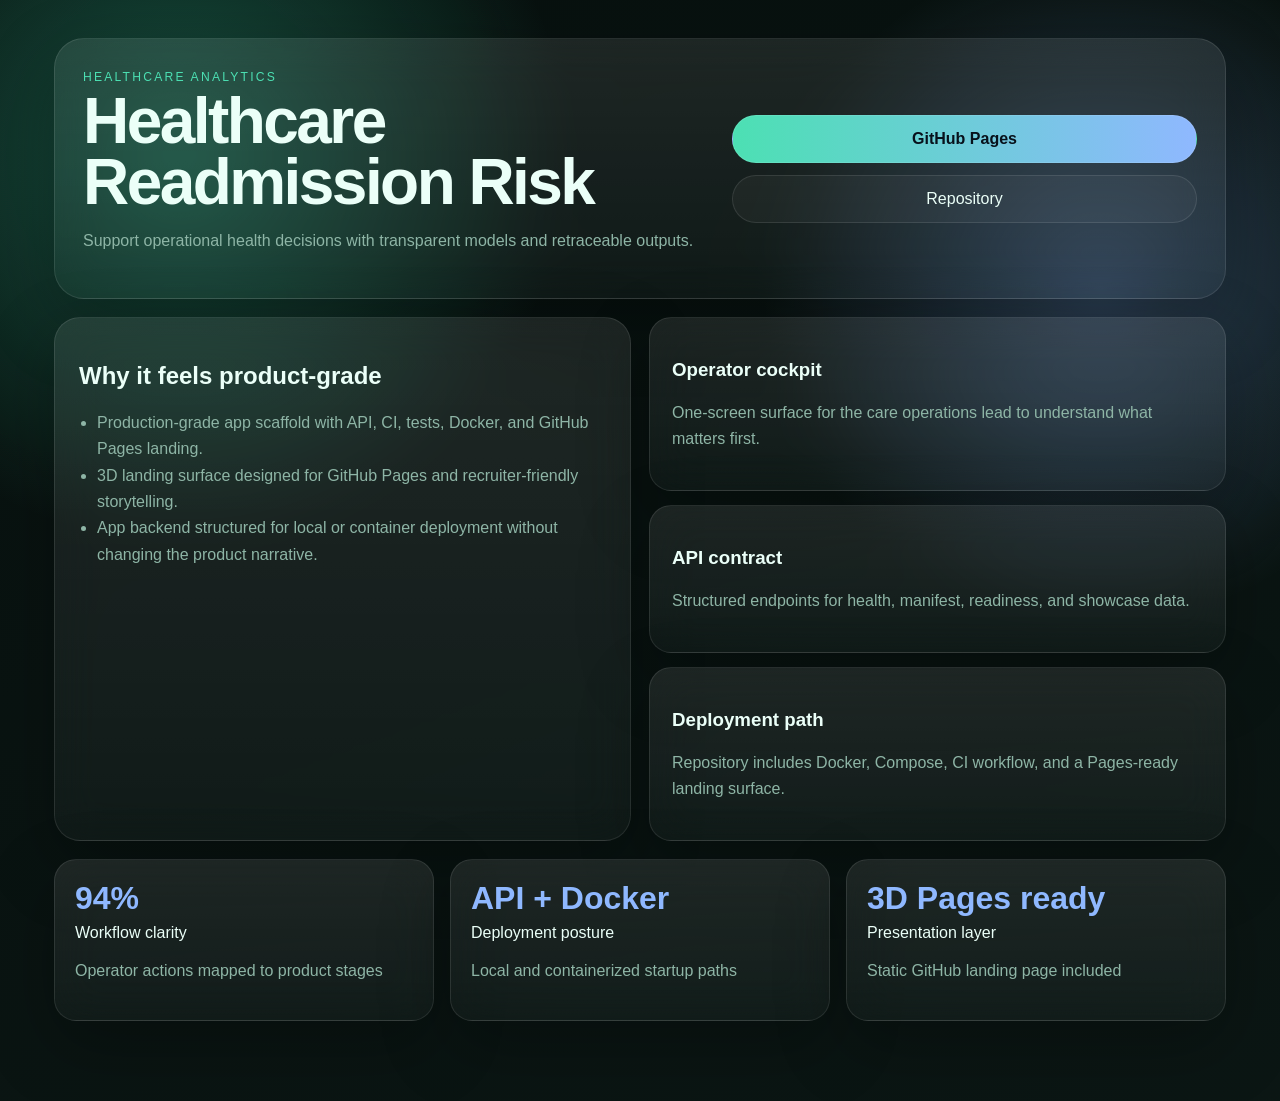
<file: docs/index.html>
<!DOCTYPE html>
<html lang="en">
<head>
  <meta charset="UTF-8" />
  <meta name="viewport" content="width=device-width, initial-scale=1.0" />
  <title>Healthcare Readmission Risk Landing</title>
  <link rel="stylesheet" href="landing.css" />
</head>
<body>
  <div class="scene" id="scene">
    <div class="backdrop"></div>
    <main class="deck">
      <section class="hero-card glass">
        <div>
          <span class="eyebrow">Healthcare analytics</span>
          <h1>Healthcare Readmission Risk</h1>
          <p>Support operational health decisions with transparent models and retraceable outputs.</p>
        </div>
        <nav class="cta-stack">
          <a class="cta primary" href="https://r-behera.github.io/healthcare-readmission-risk/">GitHub Pages</a>
          <a class="cta" href="https://github.com/R-behera/healthcare-readmission-risk">Repository</a>
        </nav>
      </section>
      <section class="orbit-grid">
        <div class="glass panel large">
          <h2>Why it feels product-grade</h2>
          <ul><li>Production-grade app scaffold with API, CI, tests, Docker, and GitHub Pages landing.</li><li>3D landing surface designed for GitHub Pages and recruiter-friendly storytelling.</li><li>App backend structured for local or container deployment without changing the product narrative.</li></ul>
        </div>
        <div id="cards" class="card-stack"></div>
      </section>
      <section class="metrics-row" id="metrics"></section>
    </main>
  </div>
  <script>window.PROJECT_MANIFEST = {"slug": "healthcare-readmission-risk", "title": "Healthcare Readmission Risk", "summary": "![Demo Screenshot](demo/screenshot.png)", "domain": "Healthcare analytics", "audience": "care operations lead", "promise": "Support operational health decisions with transparent models and retraceable outputs.", "hero": ["Production-grade app scaffold with API, CI, tests, Docker, and GitHub Pages landing.", "3D landing surface designed for GitHub Pages and recruiter-friendly storytelling.", "App backend structured for local or container deployment without changing the product narrative."], "kpis": [{"label": "Workflow clarity", "value": "94%", "note": "Operator actions mapped to product stages"}, {"label": "Deployment posture", "value": "API + Docker", "note": "Local and containerized startup paths"}, {"label": "Presentation layer", "value": "3D Pages ready", "note": "Static GitHub landing page included"}], "stages": ["ingest", "validate", "analyze", "decide", "monitor"], "cards": [{"title": "Operator cockpit", "body": "One-screen surface for the care operations lead to understand what matters first."}, {"title": "API contract", "body": "Structured endpoints for health, manifest, readiness, and showcase data."}, {"title": "Deployment path", "body": "Repository includes Docker, Compose, CI workflow, and a Pages-ready landing surface."}], "scene": "signal-wave", "theme": {"bg": "#08100e", "surface": "#101d1a", "ink": "#ebfff8", "muted": "#8eb5a6", "accent": "#4ce0b3", "accent2": "#8fb8ff"}, "pages_url": "https://r-behera.github.io/healthcare-readmission-risk/", "api_examples": {"health": {"status": "ok", "project": "healthcare-readmission-risk"}, "readiness": {"api": "ready", "landing_page": "docs/index.html", "container": "Dockerfile present"}, "signals": [{"name": "Decision coverage", "status": "strong", "detail": "App and landing narrative aligned"}, {"name": "Operator context", "status": "strong", "detail": "Primary user anchored as care operations lead"}, {"name": "Delivery path", "status": "ready", "detail": "Pages + containerized app scaffold generated"}]}};</script>
  <script src="landing.js"></script>
</body>
</html>
</file>
<file: docs/landing.css>
:root{--bg:#08100e;--surface:#101d1a;--ink:#ebfff8;--muted:#8eb5a6;--accent:#4ce0b3;--accent2:#8fb8ff;--rx:0deg;--ry:0deg;}*{box-sizing:border-box}html,body{margin:0;min-height:100%;font-family:Inter,Segoe UI,sans-serif;background:var(--bg);color:var(--ink)}.scene{min-height:100vh;overflow:hidden;position:relative;transform-style:preserve-3d;perspective:1600px}.backdrop{position:absolute;inset:-10%;background:radial-gradient(circle at 20% 20%,color-mix(in srgb,var(--accent) 30%, transparent),transparent 24%),radial-gradient(circle at 80% 30%,color-mix(in srgb,var(--accent2) 28%, transparent),transparent 22%),linear-gradient(160deg,var(--bg),color-mix(in srgb,var(--surface) 78%, black));filter:saturate(1.15)}.deck{position:relative;z-index:2;max-width:1220px;margin:0 auto;padding:38px 24px 80px;transform:rotateX(var(--rx)) rotateY(var(--ry));transition:transform .12s ease-out}.glass{background:linear-gradient(180deg,rgba(255,255,255,.09),rgba(255,255,255,.03));border:1px solid rgba(255,255,255,.1);backdrop-filter:blur(22px);box-shadow:0 24px 70px rgba(0,0,0,.28)}.hero-card{display:grid;grid-template-columns:1.15fr .85fr;gap:20px;padding:28px;border-radius:30px;margin-bottom:18px}.eyebrow{letter-spacing:.18em;text-transform:uppercase;font-size:.76rem;color:var(--accent)}h1{font-size:clamp(2.4rem,5vw,4.8rem);line-height:.94;margin:.4rem 0 1rem;letter-spacing:-.04em}p,li{color:var(--muted);line-height:1.65}.cta-stack{display:flex;flex-direction:column;justify-content:center;gap:12px}.cta{display:inline-flex;justify-content:center;padding:14px 18px;border-radius:999px;text-decoration:none;color:var(--ink);border:1px solid rgba(255,255,255,.1);background:rgba(255,255,255,.04)}.primary{background:linear-gradient(90deg,var(--accent),var(--accent2));color:#07111b;font-weight:700}.orbit-grid{display:grid;grid-template-columns:1fr 1fr;gap:18px;margin-bottom:18px}.panel.large{padding:24px;border-radius:26px}.card-stack{display:grid;gap:14px}.flip{padding:22px;border-radius:22px;transform:translateZ(var(--z))}.metrics-row{display:grid;grid-template-columns:repeat(3,minmax(0,1fr));gap:16px}.metric{padding:20px;border-radius:22px}.metric strong{display:block;font-size:2rem;color:var(--accent2);margin-bottom:.4rem}ul{padding-left:18px;margin:14px 0 0}@media(max-width:980px){.hero-card,.orbit-grid,.metrics-row{grid-template-columns:1fr}.deck{padding:22px 16px 60px}}
</file>
